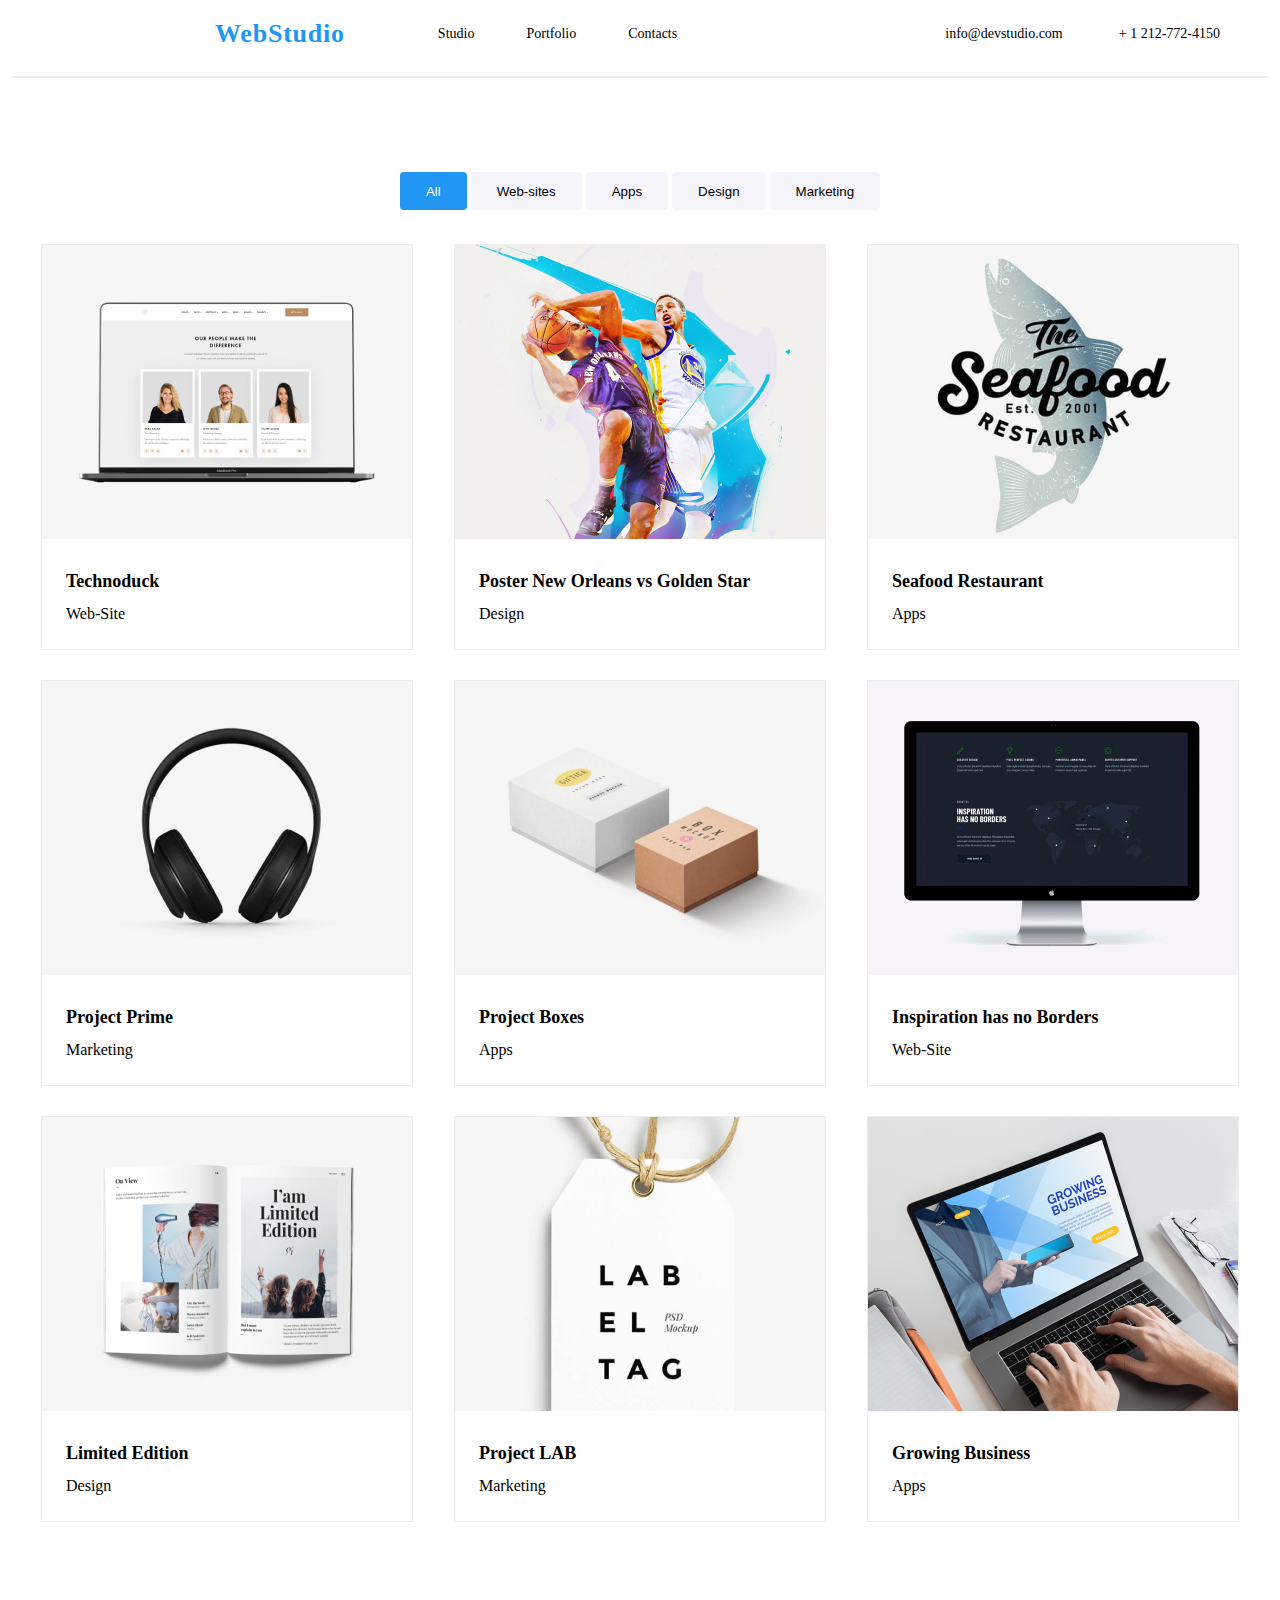
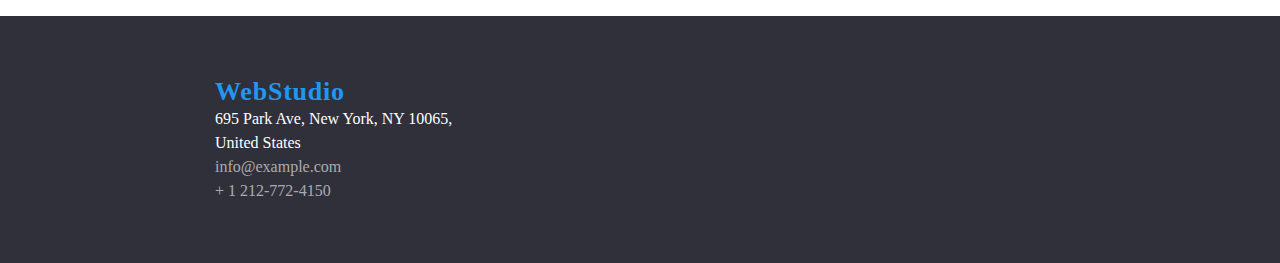
<file: portfolio.html>
<!DOCTYPE html>
<html>
    <head>
        <link rel="stylesheet" href="styles/styles.css">
    </head>
    <body>
        <header class="nav-container">
            <nav>
                <ul class="nav-links-list">
                    <li>
                        <a class="nav-logo-text" href="file:///Users/kristian/Documents/kriscodes/goit/homework2/homework1/index.html">
                            WebStudio
                        </a>
                    </li>
                    <li class="nav-studio-link">
                        <a class="nav-text" href="#studio">
                            Studio
                        </a>
                    </li>
                    <li class="nav-links">
                        <a class="nav-text" href="file:///Users/kristian/Documents/kriscodes/goit/homework2/homework1/portfolio.html">
                            Portfolio
                        </a>
                    </li>
                    <li class="nav-links">
                        <a class="nav-text" href="#about">
                            Contacts
                        </a>
                    </li>
                    <li class="nav-links nav-right nav-right-phone">
                        <a class="nav-text" href="#about">
                            + 1 212-772-4150
                        </a>
                    </li>
                    <li class="nav-links nav-right">
                        <a class="nav-text" href="#about">
                            info@devstudio.com
                        </a>
                    </li>
                </ul>
            </nav>
            <div style="margin: 0 12px">
                <hr class="nav-line" />
            </div>
        </header>
        <main>
            <div>
                <div style="margin-top: 94px; text-align: center;">
                    <button class="product-buttons active-product-button">All</button>
                    <button class="product-buttons">Web-sites</button>
                    <button class="product-buttons">Apps</button>
                    <button class="product-buttons">Design</button>
                    <button class="product-buttons">Marketing</button>
                </div>
                <div style="display: flex; justify-content: space-evenly; margin-top: 34px">
                    <div class="product-card-container">
                        <div>
                            <img src="images/products/product_1.png" />
                        </div>
                        <div class="product-text-container">
                            <p class="product-title">
                                Technoduck
                            </p>
                            <p class="product-description">
                                Web-Site
                            </p>
                        </div>
                    </div>
                    <div class="product-card-container">
                        <div>
                            <img src="images/products/product_2.png" />
                        </div>
                        <div class="product-text-container">
                            <p class="product-title">
                                Poster New Orleans vs Golden Star
                            </p>
                            <p class="product-description">
                                Design
                            </p>
                        </div>
                    </div>
                    <div class="product-card-container">
                        <div>
                            <img src="images/products/product_3.png" />
                        </div>
                        <div class="product-text-container">
                            <p class="product-title">
                                Seafood Restaurant
                            </p>
                            <p class="product-description">
                                Apps
                            </p>
                        </div>
                    </div>
                </div>
                <div style="display: flex; justify-content: space-evenly; margin-top: 30px">
                    <div class="product-card-container">
                        <div>
                            <img src="images/products/product_4.png" />
                        </div>
                        <div class="product-text-container">
                            <p class="product-title">
                                Project Prime
                            </p>
                            <p class="product-description">
                                Marketing
                            </p>
                        </div>
                    </div>
                    <div class="product-card-container">
                        <div>
                            <img src="images/products/product_5.png" />
                        </div>
                        <div class="product-text-container">
                            <p class="product-title">
                                Project Boxes
                            </p>
                            <p class="product-description">
                                Apps
                            </p>
                        </div>
                    </div>
                    <div class="product-card-container">
                        <div>
                            <img src="images/products/product_6.png" />
                        </div>
                        <div class="product-text-container">
                            <p class="product-title">
                                Inspiration has no Borders
                            </p>
                            <p class="product-description">
                                Web-Site
                            </p>
                        </div>
                    </div>
                </div>
                <div style="display: flex; justify-content: space-evenly; margin-top: 30px; margin-bottom: 94px;">
                    <div class="product-card-container">
                        <div>
                            <img src="images/products/product_7.png" />
                        </div>
                        <div class="product-text-container">
                            <p class="product-title">
                                Limited Edition
                            </p>
                            <p class="product-description">
                                Design
                            </p>
                        </div>
                    </div>
                    <div class="product-card-container">
                        <div>
                            <img src="images/products/product_8.png" />
                        </div>
                        <div class="product-text-container">
                            <p class="product-title">
                                Project LAB
                            </p>
                            <p class="product-description">
                                Marketing
                            </p>
                        </div>
                    </div>
                    <div class="product-card-container">
                        <div>
                            <img src="images/products/product_9.png" />
                        </div>
                        <div class="product-text-container">
                            <p class="product-title">
                                Growing Business
                            </p>
                            <p class="product-description">
                                Apps
                            </p>
                        </div>
                    </div>
                </div>
            </div>
        </main>
        <footer  style="background-color: #2F303A; padding-top: 60px; padding-bottom: 60px;>
            <nav style="margin-bottom: 9px">
                <ul>
                    <li>
                        <a class="nav-logo-text" href="/">
                            WebStudio
                        </a>
                    </li>
                </ul>
            </nav>
            <div class="footer-container">
                <address>
                    <div class="footer-address">
                        695 Park Ave, New York, NY 10065,<br>
                        United States<br>
                    </div>
                    <div class="footer-email-and-phone">
                        <a class="footer-email" href="mailto:info@example.com">info@example.com</a><br>
                        + 1 212-772-4150
                    </div>
                </address>
            </div>
        </footer>
    </body>
</html>
</file>
<file: styles/styles.css>
ul {
    list-style-type: none;
    margin: 0;
    padding: 0;
    overflow: hidden;
    
}
.nav-container {
    background-color: white;
}
li {
    float: left;
}
.active {
    background-color: #04AA6D;
}
.nav-logo-text { 
    color: #2196F3;
    text-decoration: none;
    margin-left: 215px;
    font-size: 26px;
    font-weight: 700;
    line-height: 31px;
    letter-spacing: 0.03em;
}
.nav-studio-link {
    display: block;
    text-align: center;
    padding: 8px;
    font-size: 14px;
    padding-left: 93px;
}
.nav-links {
    display: block;
    text-align: center;
    padding: 8px;
    font-size: 14px;
    padding-left: 44px;
}
.nav-links-right {
    padding-left: 22px;
}
.nav-text:hover{
    color: #2196F3;
    background-color: white;
}
.nav-text {
    color: black;
    text-decoration: none;
}
.nav-links-list {
    padding-top: 18px;
    padding-bottom: 18px;
}
.nav-line {
    border: 1px solid #ececec;
    padding: 0 12px;
}
.top-container{
    width: 100%;
}
.top-container-content{
    position: relative;
    text-align: center;
}
.top-container-text {
    top: 36%;
    left: 50%;
    transform: translate(-50%, -50%);
    color: white;
    position: absolute;
    font-family: 'Roboto';
    font-style: normal;
    font-weight: 900;
    font-size: 44px;
    line-height: 60px;
    letter-spacing: 0.06em;
    text-transform: uppercase;
    padding-bottom: 32px;
    height: 127.2px;
}
.top-container-button {
    background-color: #2196F3;
    width: 200px;
    height: 50px;
    color: white;
    border: none;
    border-radius: 4px;
    position: absolute;
    top: 53%;
    left: 50%;
    transform: translate(-50%, -50%);
}
.nav-right {
    float: right;
    padding-right: 12px;
}
.nav-right-phone {
    margin-right: 48px;
}
.text-container {
    margin: 0 15px;
    width: 270px;
}
.content-container {
    display: flex;
    justify-content: center;
    margin: 58px 0;
}
.text-title {
    font-weight: 700;
    font-size: 14px;
}
.text {
    color: #757575;
    font-size: 14px;
}
body {
    margin: 0;
    height: 100%;
}
.title{
    font-size: 36px;
    font-weight: 700;
    line-height: 42px;
    text-align: center;
    margin-top: 0;
}
.container {
    display: flex;
    justify-content: center;
}
.what-we-do-img {
    padding-right: 30px;
}
.our-team-container {
    width: 100%; 
    height: 648px; 
    margin-top: 94px; 
    padding-top: 94px; 
    background-color: #F5F4FA;
}
.card {
    background-color: white; 
    border-radius: 0px 0px 4px 4px; 
    box-shadow: 0px 1px 3px rgba(0, 0, 0, 0.12), 0px 1px 1px rgba(0, 0, 0, 0.14), 0px 2px 1px rgba(0, 0, 0, 0.2);
    margin-right: 30px;
}
.team-name{
    text-align: center; 
    color: #212121; 
    font-weight: 500
}
.team-title{
    text-align: center; 
    color: #757575
}
.footer-container{
    margin-left: 215px;
}
.footer-address{
    color: white; 
    line-height: 24px; 
    font-style: normal;
}
.footer-email {
    color: rgba(255, 255, 255, 0.6); 
    text-decoration: none;
}
.footer-email-and-phone{
    color: rgba(255, 255, 255, 0.6); 
    line-height: 24px; 
    font-style: normal;
}
.product-card-container {
    width: 370px;
    height: 404px;
    border: 1px solid #EEEEEE;
}
.product-title {
    font-weight: 700;
    font-size: 18px;
    line-height: 36px;
    margin: 0;
}
.product-description{
    font-weight: 400;
    font-size: 16px;
    line-height: 30px;
    margin: 0;
}
.product-text-container {
    padding: 20px 24px;
}
.product-buttons {
    background-color: #F5F4FA;
    padding: 6px 26px;
    border: none;
    height: 38px; 
    border-radius: 4px;
}
.active-product-button {
    background-color: #2196F3;
    color: white;
}
.icon-container {
    background-color: #F5F4FA; 
    height: 120px;
}
.icon{
    display: block; 
    margin: auto; 
    top: 50%; 
    transform: translateY(40%);
}
.social-icon-container {
    width: 44px; 
    height: 44px; 
    background-color: white; 
    border-radius: 50%;
    display: flex;
    justify-content: center;
    align-items: center;
}
.social-icon {
    text-align: center;
}
.social-icon:hover{
    fill: white;
}
</file>
